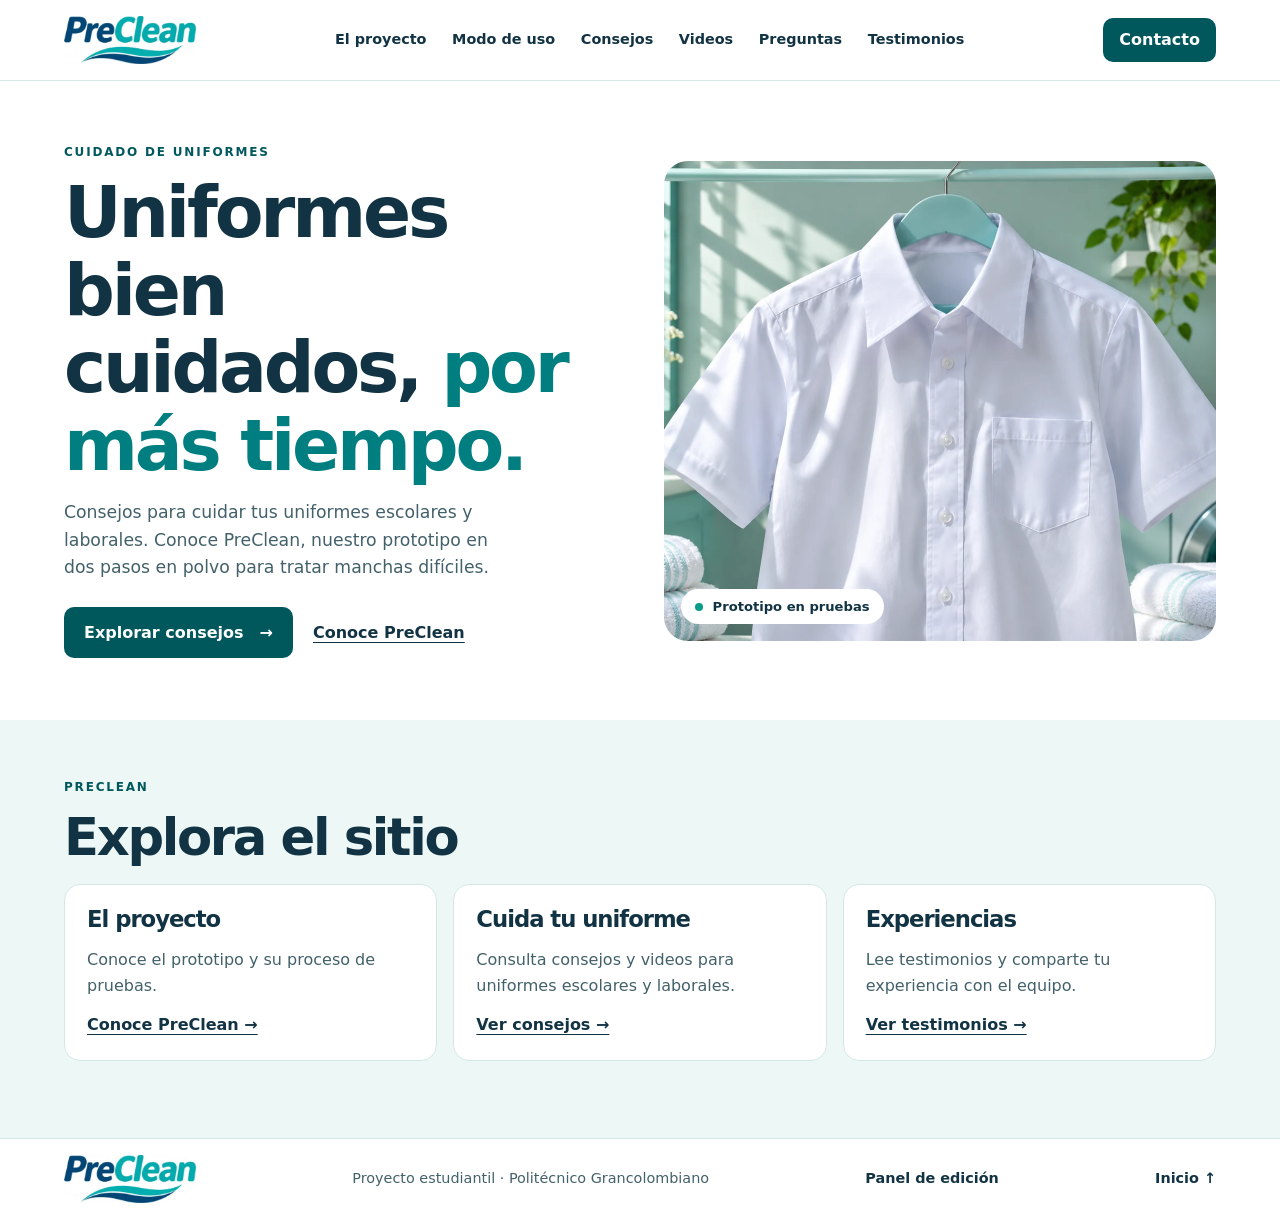
<file: index.html>
<!doctype html>
<html lang="es">
<head>
    <meta charset="utf-8">
    <meta name="viewport" content="width=device-width, initial-scale=1">
    <meta name="description" content="PreClean, un proyecto en desarrollo y un blog para cuidar uniformes escolares y laborales.">
    <title>Cuidado de uniformes | PreClean</title>
    <link rel="stylesheet" href="style.css">
    <script src="site.js" defer></script>
</head>
<body>
    <a class="skip" href="#contenido">Saltar al contenido</a>
    <header>
        <div class="wrap nav">
            <a href="index.html" aria-label="PreClean, inicio"><img class="logo" src="assets/brand.png" alt="PreClean" width="132" height="48"></a>
            <nav aria-label="Principal">
                <a href="proyecto.html">El proyecto</a>
                <a href="uso.html">Modo de uso</a>
                <a href="tips.html">Consejos</a>
                <a href="videos.html">Videos</a>
                <a href="preguntas.html">Preguntas</a>
                <a href="testimonios.html">Testimonios</a>
            </nav>
            <a class="button small" href="contacto.html">Contacto</a>
        </div>
    </header>
    <main id="contenido">
        <section class="hero wrap">

            <div class="hero-copy">
                <p class="eyebrow">CUIDADO DE UNIFORMES</p>

                <h1>
                    Uniformes bien<br>
                    cuidados, <em>por<br class="desktop"> más tiempo.</em>
                </h1>

                <p>
                    Consejos para cuidar tus uniformes escolares y laborales. Conoce PreClean, nuestro prototipo en dos pasos en polvo para tratar manchas difíciles.
                </p>

                <div class="actions">
                    <a class="button" href="tips.html">
                        Explorar consejos <span aria-hidden="true">→</span>
                    </a>

                    <a class="plain" href="proyecto.html">Conoce PreClean</a>
                </div>
            </div>

            <figure class="hero-media">
                <img src="assets/uniforme.webp" alt="Camisa blanca de uniforme y toallas limpias">

                <figcaption>
                    <span class="dot"></span> Prototipo en pruebas
                </figcaption>
            </figure>

        </section>
        <section class="band"><div class="wrap section">
    <p class="eyebrow">PRE­CLEAN</p>
    <h2>Explora el sitio</h2>
    <div class="grid three">
        <article class="card"><h3>El proyecto</h3><p>Conoce el prototipo y su proceso de pruebas.</p><a class="plain" href="proyecto.html">Conoce PreClean →</a></article>
        <article class="card"><h3>Cuida tu uniforme</h3><p>Consulta consejos y videos para uniformes escolares y laborales.</p><a class="plain" href="tips.html">Ver consejos →</a></article>
        <article class="card"><h3>Experiencias</h3><p>Lee testimonios y comparte tu experiencia con el equipo.</p><a class="plain" href="testimonios.html">Ver testimonios →</a></article>
    </div>
</div></section>
    </main>
    <footer>
        <div class="wrap footer">
            <img class="logo" src="assets/brand.png" alt="PreClean" width="132" height="48">
            <span>Proyecto estudiantil · Politécnico Grancolombiano</span>
            <a href="admin.html">Panel de edición</a>
            <a href="index.html">Inicio ↑</a>
        </div>
    </footer>
</body>
</html>
</file>
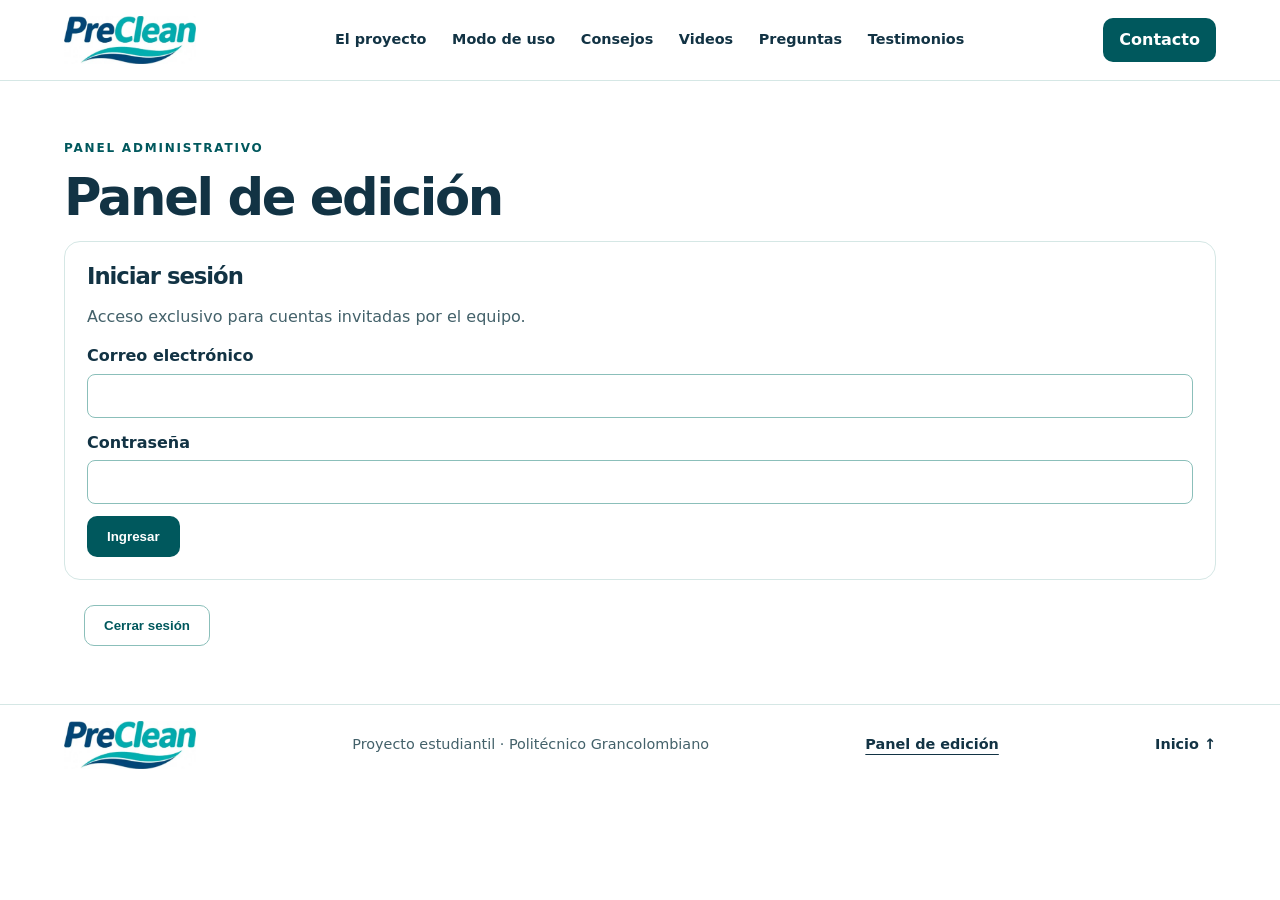
<file: admin.html>
<!doctype html>
<html lang="es">
<head>
    <meta charset="utf-8">
    <meta name="viewport" content="width=device-width, initial-scale=1">
    <meta name="description" content="PreClean, un proyecto en desarrollo y un blog para cuidar uniformes escolares y laborales.">
    <title>Panel de edición | PreClean</title>
    <link rel="stylesheet" href="style.css">
    <script type="module" src="content.js"></script>
    <script src="site.js" defer></script>
</head>
<body>
    <a class="skip" href="#contenido">Saltar al contenido</a>
    <header>
        <div class="wrap nav">
            <a href="index.html" aria-label="PreClean, inicio"><img class="logo" src="assets/brand.png" alt="PreClean" width="132" height="48"></a>
            <nav aria-label="Principal">
                <a href="proyecto.html">El proyecto</a>
                <a href="uso.html">Modo de uso</a>
                <a href="tips.html">Consejos</a>
                <a href="videos.html">Videos</a>
                <a href="preguntas.html">Preguntas</a>
                <a href="testimonios.html">Testimonios</a>
            </nav>
            <a class="button small" href="contacto.html">Contacto</a>
        </div>
    </header>
    <main id="contenido">
        <section class="wrap section">
    <p class="eyebrow">PANEL ADMINISTRATIVO</p>
    <h2>Panel de edición</h2>
    <section id="admin-login" class="card" aria-labelledby="login-title">
        <h3 id="login-title">Iniciar sesión</h3>
        <p>Acceso exclusivo para cuentas invitadas por el equipo.</p>
        <form id="login-form" class="editor-form">
            <label>Correo electrónico <input name="email" type="email" autocomplete="username" required></label>
            <label>Contraseña <input name="password" type="password" autocomplete="current-password" required></label>
            <button class="button">Ingresar</button>
        </form>
    </section>
    <p id="auth-status" role="status"></p>
    <div class="actions"><span id="auth-identity"></span><button class="button secondary" id="logout-button" type="button" hidden>Cerrar sesión</button></div>
    <div id="admin-workspace" hidden>
    <p class="notice">Los cambios del editor quedan pendientes hasta que una administradora los apruebe. Las publicaciones aprobadas se muestran a visitantes.</p>
    <div class="grid two">
        <form id="project-form" class="card editor-form">
            <h3>Editar El proyecto</h3>
            <label>Título <input name="title" required maxlength="100"></label>
            <label>Descripción <textarea name="body" required maxlength="1500" rows="5"></textarea></label>
            <div class="actions"><button class="button">Guardar borrador / publicar</button><button class="button secondary" id="submit-project" type="button" hidden>Enviar para aprobación</button></div>
        </form>
        <form id="testimonial-form" class="card editor-form">
            <h3 id="testimonial-heading">Agregar testimonio</h3>
            <label>Nombre público <input name="author" required maxlength="80"></label>
            <label>Testimonio <textarea name="quote" required maxlength="800" rows="5"></textarea></label>
            <label>Estado <select name="status"><option value="draft">Borrador</option><option value="pending">Enviar para aprobación</option></select></label>
            <div class="actions"><button class="button">Guardar testimonio</button><button class="button secondary" id="cancel-edit" type="button" hidden>Cancelar</button></div>
        </form>
    </div>
    <p id="editor-status" role="status"></p>
    <h3>Testimonios guardados</h3>
    <div id="testimonial-editor-list" class="grid two"></div>
    <h3>Revisión de cambios pendientes</h3>
    <div id="review-queue" class="grid two"></div>
    <h3>Imágenes y videos</h3>
    <form id="media-form" class="card editor-form">
        <label>Sección <select name="content_key"><option value="project">Proyecto</option><option value="videos">Videos</option></select></label>
        <label>Archivo (imagen o video) <input name="file" type="file" accept="image/jpeg,image/png,image/webp,video/mp4,video/webm" required></label>
        <p>Máximo 10 MiB por imagen y 100 MiB por video. Los archivos quedan privados hasta su aprobación.</p>
        <button class="button">Subir como borrador</button>
    </form>
    <p id="media-status" role="status"></p>
    <div id="media-list" class="grid two"></div>
    <section id="user-management" hidden>
        <h3>Usuarios y roles</h3>
        <div id="user-list" class="grid two"></div>
    </section>
    </div>
</section>
    </main>
    <footer>
        <div class="wrap footer">
            <img class="logo" src="assets/brand.png" alt="PreClean" width="132" height="48">
            <span>Proyecto estudiantil · Politécnico Grancolombiano</span>
            <a href="admin.html" aria-current="page">Panel de edición</a>
            <a href="index.html">Inicio ↑</a>
        </div>
    </footer>
</body>
</html>
</file>
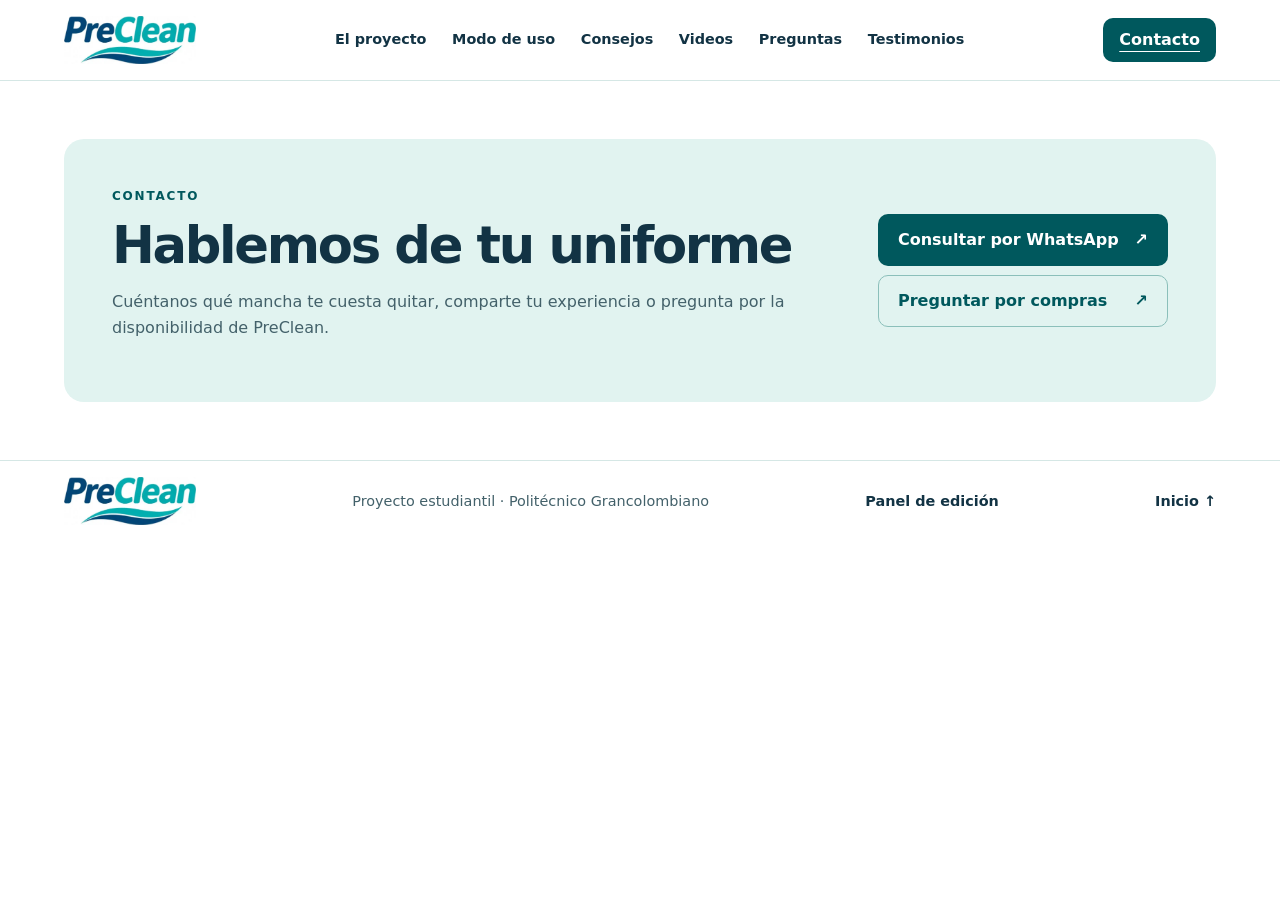
<file: contacto.html>
<!doctype html>
<html lang="es">
<head>
    <meta charset="utf-8">
    <meta name="viewport" content="width=device-width, initial-scale=1">
    <meta name="description" content="PreClean, un proyecto en desarrollo y un blog para cuidar uniformes escolares y laborales.">
    <title>Contacto | PreClean</title>
    <link rel="stylesheet" href="style.css">
    <script src="site.js" defer></script>
</head>
<body>
    <a class="skip" href="#contenido">Saltar al contenido</a>
    <header>
        <div class="wrap nav">
            <a href="index.html" aria-label="PreClean, inicio"><img class="logo" src="assets/brand.png" alt="PreClean" width="132" height="48"></a>
            <nav aria-label="Principal">
                <a href="proyecto.html">El proyecto</a>
                <a href="uso.html">Modo de uso</a>
                <a href="tips.html">Consejos</a>
                <a href="videos.html">Videos</a>
                <a href="preguntas.html">Preguntas</a>
                <a href="testimonios.html">Testimonios</a>
            </nav>
            <a class="button small" href="contacto.html" aria-current="page">Contacto</a>
        </div>
    </header>
    <main id="contenido">
        <section class="wrap section" id="contacto">

            <div class="contact">

                <div>
                    <p class="eyebrow">CONTACTO</p>
                    <h2>Hablemos de tu uniforme</h2>

                    <p>
                        Cuéntanos qué mancha te cuesta quitar, comparte tu experiencia o pregunta por la disponibilidad de PreClean.
                    </p>

                    <p id="contact-status" class="status">
                        El contacto por WhatsApp se habilitará cuando el equipo confirme su enlace.
                    </p>
                </div>

                <div class="contact-actions">

                    <a class="button" id="consulta" role="link" aria-disabled="true">
                        Consultar por WhatsApp <span aria-hidden="true">↗</span>
                    </a>

                    <a class="button secondary" id="compra" role="link" aria-disabled="true">
                        Preguntar por compras <span aria-hidden="true">↗</span>
                    </a>

                </div>

            </div>
        </section>
    </main>
    <footer>
        <div class="wrap footer">
            <img class="logo" src="assets/brand.png" alt="PreClean" width="132" height="48">
            <span>Proyecto estudiantil · Politécnico Grancolombiano</span>
            <a href="admin.html">Panel de edición</a>
            <a href="index.html">Inicio ↑</a>
        </div>
    </footer>
</body>
</html>
</file>
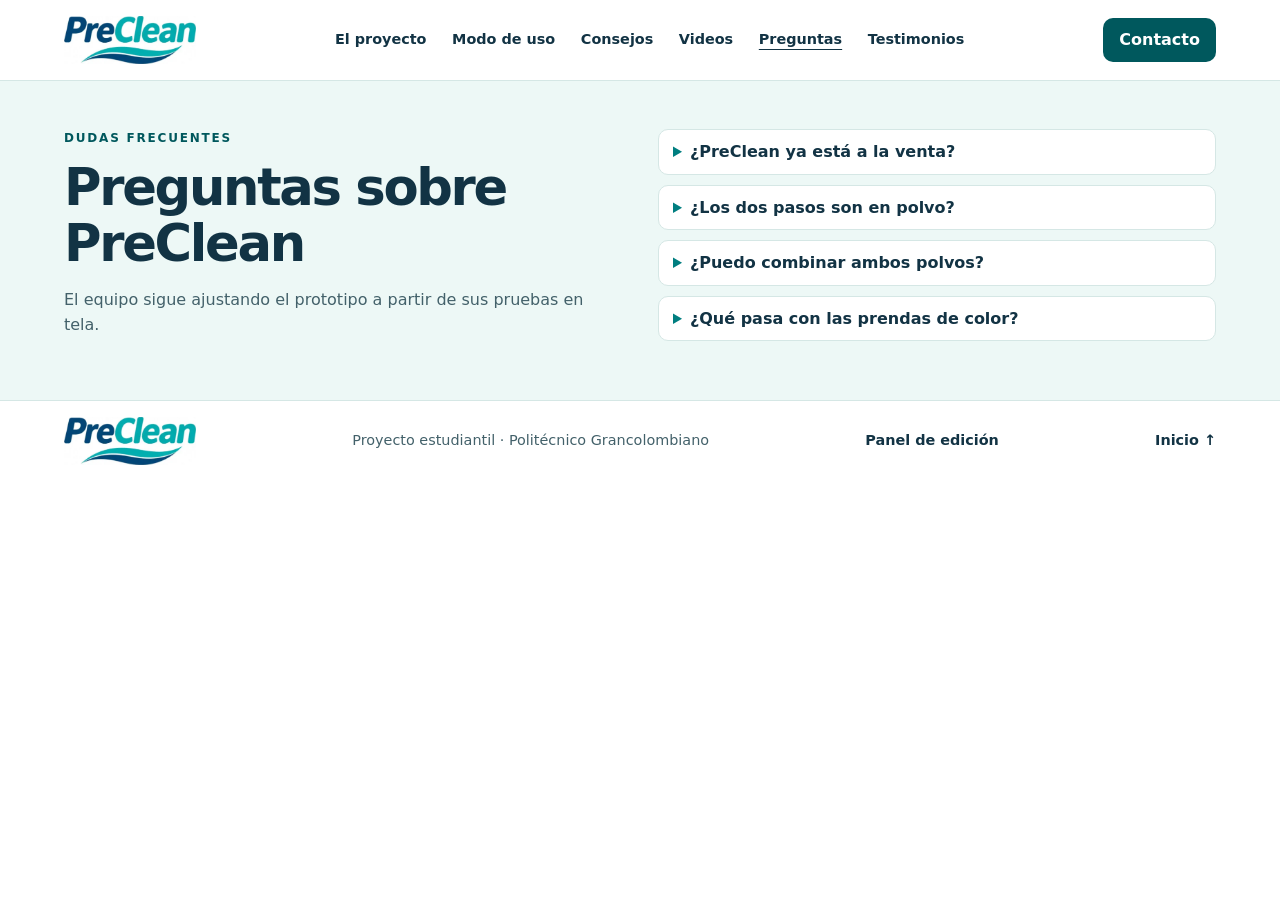
<file: preguntas.html>
<!doctype html>
<html lang="es">
<head>
    <meta charset="utf-8">
    <meta name="viewport" content="width=device-width, initial-scale=1">
    <meta name="description" content="PreClean, un proyecto en desarrollo y un blog para cuidar uniformes escolares y laborales.">
    <title>Preguntas | PreClean</title>
    <link rel="stylesheet" href="style.css">
    <script src="site.js" defer></script>
</head>
<body>
    <a class="skip" href="#contenido">Saltar al contenido</a>
    <header>
        <div class="wrap nav">
            <a href="index.html" aria-label="PreClean, inicio"><img class="logo" src="assets/brand.png" alt="PreClean" width="132" height="48"></a>
            <nav aria-label="Principal">
                <a href="proyecto.html">El proyecto</a>
                <a href="uso.html">Modo de uso</a>
                <a href="tips.html">Consejos</a>
                <a href="videos.html">Videos</a>
                <a href="preguntas.html" aria-current="page">Preguntas</a>
                <a href="testimonios.html">Testimonios</a>
            </nav>
            <a class="button small" href="contacto.html">Contacto</a>
        </div>
    </header>
    <main id="contenido">
        <section class="band" id="preguntas">

            <div class="wrap section split">

                <div>
                    <p class="eyebrow">DUDAS FRECUENTES</p>
                    <h2>Preguntas sobre PreClean</h2>

                    <p>
                        El equipo sigue ajustando el prototipo a partir de sus pruebas en tela.
                    </p>
                </div>

                <div>

                    <details>
                        <summary>¿PreClean ya está a la venta?</summary>

                        <p>
                            Por ahora es un prototipo en pruebas. El equipo podrá informar sobre disponibilidad por WhatsApp.
                        </p>
                    </details>

                    <details>
                        <summary>¿Los dos pasos son en polvo?</summary>

                        <p>
                            Sí. Es la versión que está evaluando el equipo.
                        </p>
                    </details>

                    <details>
                        <summary>¿Puedo combinar ambos polvos?</summary>

                        <p>
                            Usa cada polvo en un baño separado y enjuaga muy bien la prenda entre ambos pasos.
                        </p>
                    </details>

                    <details>
                        <summary>¿Qué pasa con las prendas de color?</summary>

                        <p>
                            El segundo paso puede aclarar el tono. El equipo pide hacer primero una prueba en una zona poco visible.
                        </p>
                    </details>

                </div>

            </div>
        </section>
    </main>
    <footer>
        <div class="wrap footer">
            <img class="logo" src="assets/brand.png" alt="PreClean" width="132" height="48">
            <span>Proyecto estudiantil · Politécnico Grancolombiano</span>
            <a href="admin.html">Panel de edición</a>
            <a href="index.html">Inicio ↑</a>
        </div>
    </footer>
</body>
</html>
</file>
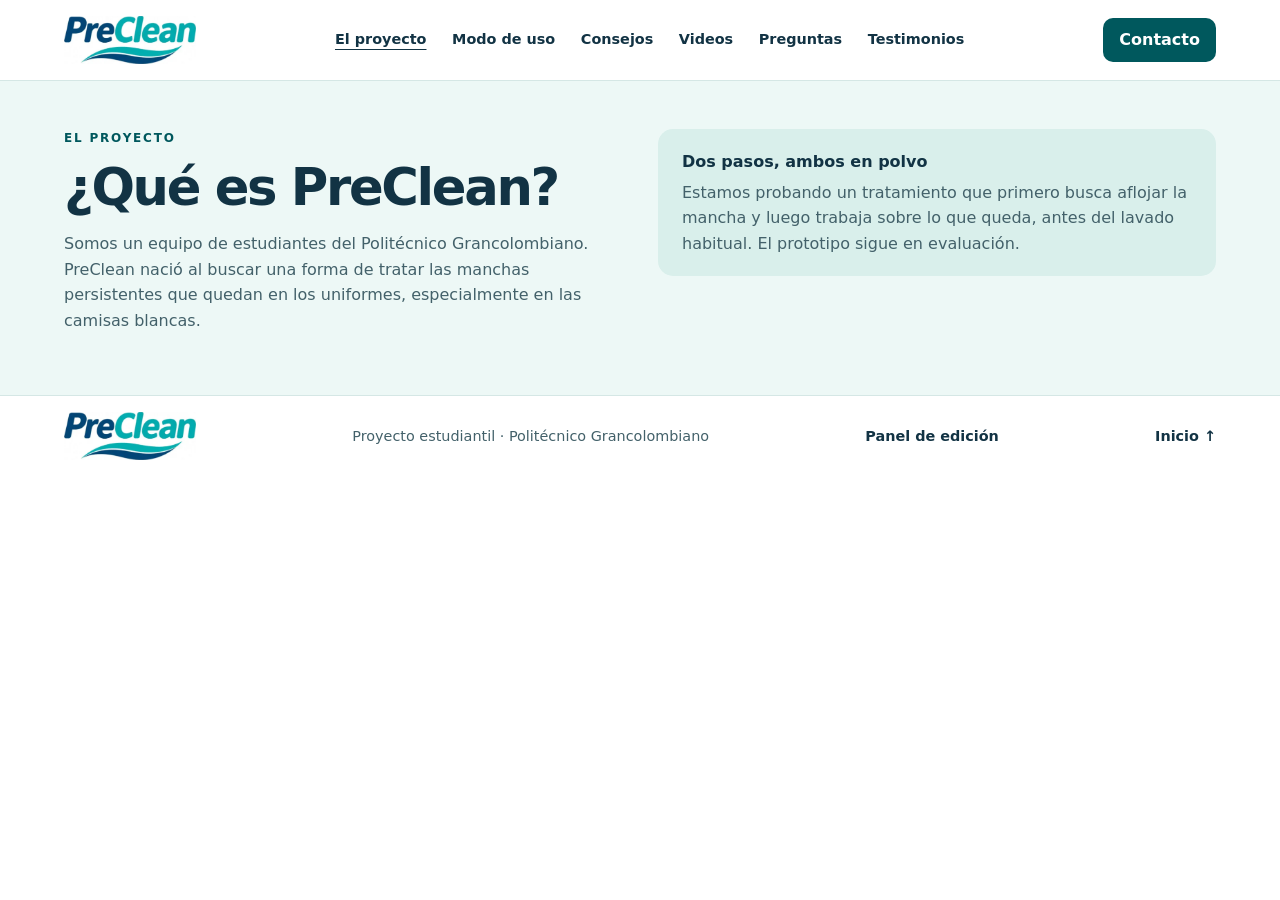
<file: proyecto.html>
<!doctype html>
<html lang="es">
<head>
    <meta charset="utf-8">
    <meta name="viewport" content="width=device-width, initial-scale=1">
    <meta name="description" content="PreClean, un proyecto en desarrollo y un blog para cuidar uniformes escolares y laborales.">
    <title>El proyecto | PreClean</title>
    <link rel="stylesheet" href="style.css">
    <script type="module" src="content.js"></script>
    <script src="site.js" defer></script>
</head>
<body>
    <a class="skip" href="#contenido">Saltar al contenido</a>
    <header>
        <div class="wrap nav">
            <a href="index.html" aria-label="PreClean, inicio"><img class="logo" src="assets/brand.png" alt="PreClean" width="132" height="48"></a>
            <nav aria-label="Principal">
                <a href="proyecto.html" aria-current="page">El proyecto</a>
                <a href="uso.html">Modo de uso</a>
                <a href="tips.html">Consejos</a>
                <a href="videos.html">Videos</a>
                <a href="preguntas.html">Preguntas</a>
                <a href="testimonios.html">Testimonios</a>
            </nav>
            <a class="button small" href="contacto.html">Contacto</a>
        </div>
    </header>
    <main id="contenido">
        <section class="band" id="proyecto">

            <div class="wrap split">

                <div>
                    <p class="eyebrow">EL PROYECTO</p>
                    <h2 data-project="title">¿Qué es PreClean?</h2>

                    <p data-project="body">
                        Somos un equipo de estudiantes del Politécnico Grancolombiano. PreClean nació al buscar una forma de tratar las manchas persistentes que quedan en los uniformes, especialmente en las camisas blancas.
                    </p>
                </div>

                <div class="project-note">
                    <strong>Dos pasos, ambos en polvo</strong>

                    <p>
                        Estamos probando un tratamiento que primero busca aflojar la mancha y luego trabaja sobre lo que queda, antes del lavado habitual. El prototipo sigue en evaluación.
                    </p>
                </div>

            </div>
        </section>
    </main>
    <footer>
        <div class="wrap footer">
            <img class="logo" src="assets/brand.png" alt="PreClean" width="132" height="48">
            <span>Proyecto estudiantil · Politécnico Grancolombiano</span>
            <a href="admin.html">Panel de edición</a>
            <a href="index.html">Inicio ↑</a>
        </div>
    </footer>
</body>
</html>
</file>
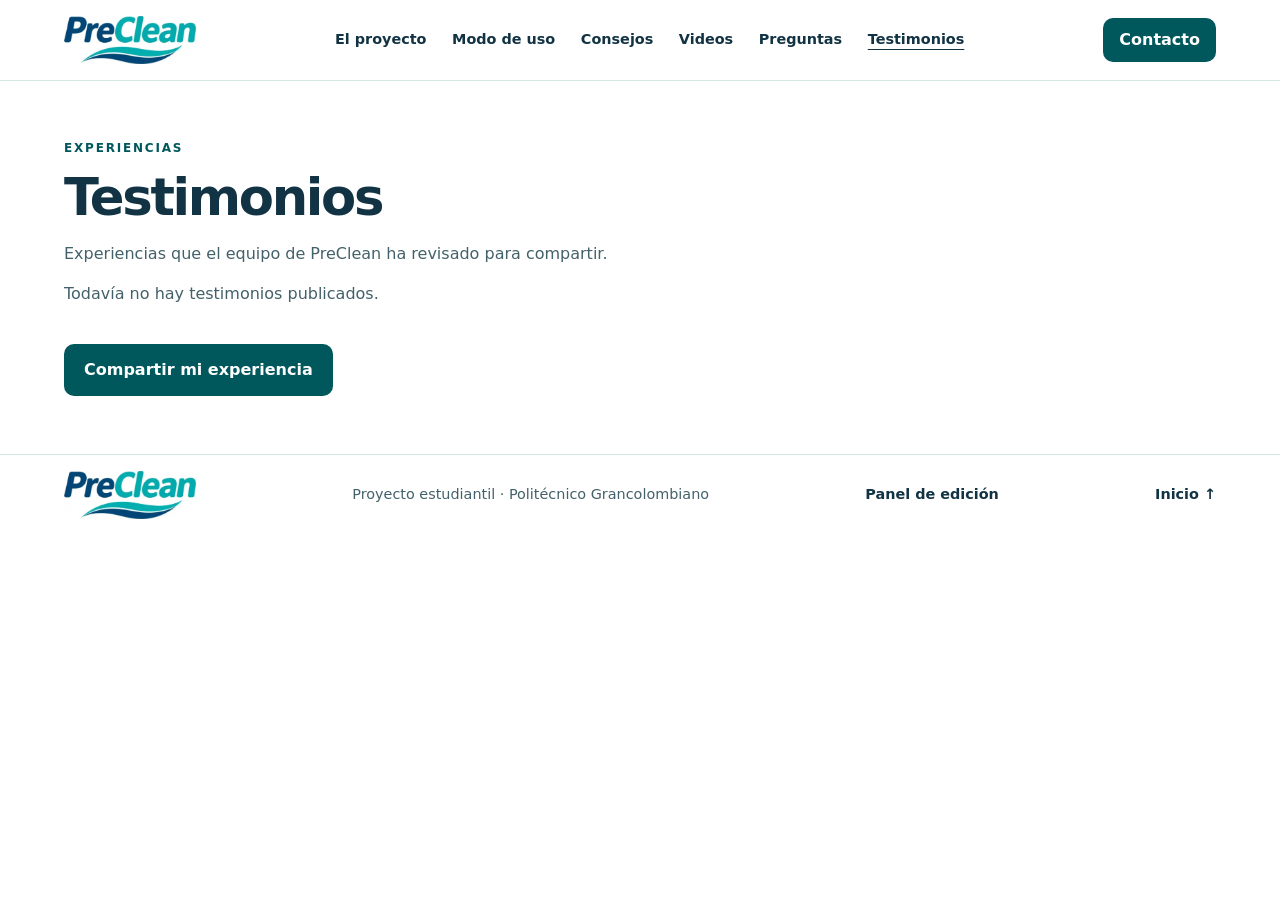
<file: testimonios.html>
<!doctype html>
<html lang="es">
<head>
    <meta charset="utf-8">
    <meta name="viewport" content="width=device-width, initial-scale=1">
    <meta name="description" content="PreClean, un proyecto en desarrollo y un blog para cuidar uniformes escolares y laborales.">
    <title>Testimonios | PreClean</title>
    <link rel="stylesheet" href="style.css">
    <script type="module" src="content.js"></script>
    <script src="site.js" defer></script>
</head>
<body>
    <a class="skip" href="#contenido">Saltar al contenido</a>
    <header>
        <div class="wrap nav">
            <a href="index.html" aria-label="PreClean, inicio"><img class="logo" src="assets/brand.png" alt="PreClean" width="132" height="48"></a>
            <nav aria-label="Principal">
                <a href="proyecto.html">El proyecto</a>
                <a href="uso.html">Modo de uso</a>
                <a href="tips.html">Consejos</a>
                <a href="videos.html">Videos</a>
                <a href="preguntas.html">Preguntas</a>
                <a href="testimonios.html" aria-current="page">Testimonios</a>
            </nav>
            <a class="button small" href="contacto.html">Contacto</a>
        </div>
    </header>
    <main id="contenido">
        <section class="wrap section">
    <p class="eyebrow">EXPERIENCIAS</p>
    <h2>Testimonios</h2>
    <p>Experiencias que el equipo de PreClean ha revisado para compartir.</p>
    <p id="testimonial-empty">Todavía no hay testimonios publicados.</p>
    <div id="testimonials" class="grid three"></div>
    <a class="button" href="contacto.html">Compartir mi experiencia</a>
</section>
    </main>
    <footer>
        <div class="wrap footer">
            <img class="logo" src="assets/brand.png" alt="PreClean" width="132" height="48">
            <span>Proyecto estudiantil · Politécnico Grancolombiano</span>
            <a href="admin.html">Panel de edición</a>
            <a href="index.html">Inicio ↑</a>
        </div>
    </footer>
</body>
</html>
</file>
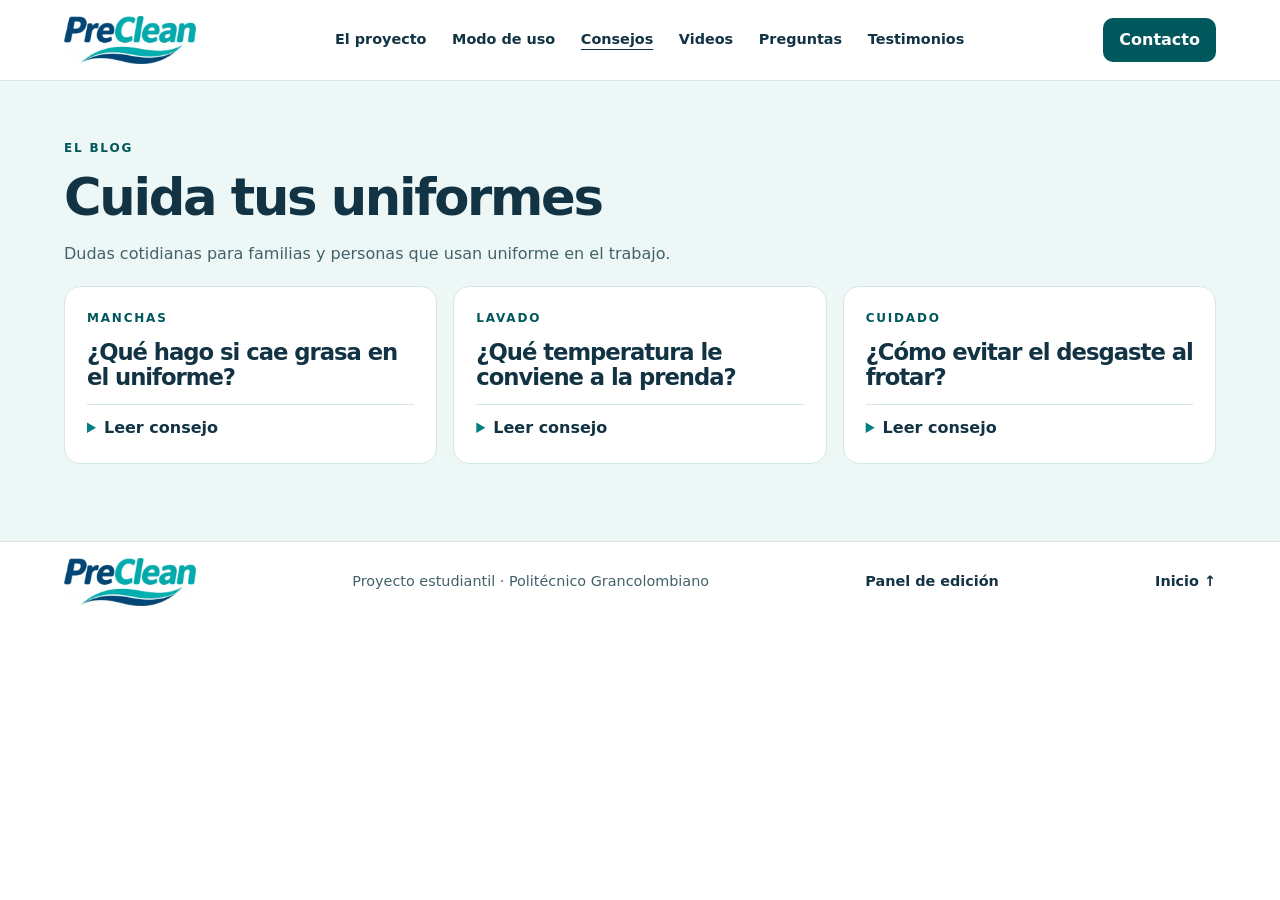
<file: tips.html>
<!doctype html>
<html lang="es">
<head>
    <meta charset="utf-8">
    <meta name="viewport" content="width=device-width, initial-scale=1">
    <meta name="description" content="PreClean, un proyecto en desarrollo y un blog para cuidar uniformes escolares y laborales.">
    <title>Consejos | PreClean</title>
    <link rel="stylesheet" href="style.css">
    <script src="site.js" defer></script>
</head>
<body>
    <a class="skip" href="#contenido">Saltar al contenido</a>
    <header>
        <div class="wrap nav">
            <a href="index.html" aria-label="PreClean, inicio"><img class="logo" src="assets/brand.png" alt="PreClean" width="132" height="48"></a>
            <nav aria-label="Principal">
                <a href="proyecto.html">El proyecto</a>
                <a href="uso.html">Modo de uso</a>
                <a href="tips.html" aria-current="page">Consejos</a>
                <a href="videos.html">Videos</a>
                <a href="preguntas.html">Preguntas</a>
                <a href="testimonios.html">Testimonios</a>
            </nav>
            <a class="button small" href="contacto.html">Contacto</a>
        </div>
    </header>
    <main id="contenido">
        <section class="band" id="tips">

            <div class="wrap section">

                <p class="eyebrow">EL BLOG</p>
                <h2>Cuida tus uniformes</h2>

                <p class="intro">
                    Dudas cotidianas para familias y personas que usan uniforme en el trabajo.
                </p>

                <div class="grid three">

                    <article class="card">

                        <p class="tag">MANCHAS</p>

                        <h3>¿Qué hago si cae grasa en el uniforme?</h3>

                        <details>
                            <summary>Leer consejo</summary>

                            <p>
                                Retira el exceso con papel absorbente, sin extenderlo. Antes de aplicar un tratamiento, revisa la etiqueta y pruébalo en una zona poco visible.
                            </p>
                        </details>

                    </article>

                    <article class="card">

                        <p class="tag">LAVADO</p>

                        <h3>¿Qué temperatura le conviene a la prenda?</h3>

                        <details>
                            <summary>Leer consejo</summary>

                            <p>
                                Consulta la etiqueta de cuidado de tu uniforme. El símbolo de lavado indica la temperatura que admite la prenda. Revisa también las indicaciones de blanqueado antes de usar cloro.
                            </p>
                        </details>

                    </article>

                    <article class="card">

                        <p class="tag">CUIDADO</p>

                        <h3>¿Cómo evitar el desgaste al frotar?</h3>

                        <details>
                            <summary>Leer consejo</summary>

                            <p>
                                Si la tela admite cepillado, usa cerdas suaves y haz pasadas ligeras en un solo sentido. Revisa la tela a medida que avanzas, especialmente en puños y cuellos.
                            </p>
                        </details>

                    </article>

                </div>
            </div>
        </section>
    </main>
    <footer>
        <div class="wrap footer">
            <img class="logo" src="assets/brand.png" alt="PreClean" width="132" height="48">
            <span>Proyecto estudiantil · Politécnico Grancolombiano</span>
            <a href="admin.html">Panel de edición</a>
            <a href="index.html">Inicio ↑</a>
        </div>
    </footer>
</body>
</html>
</file>
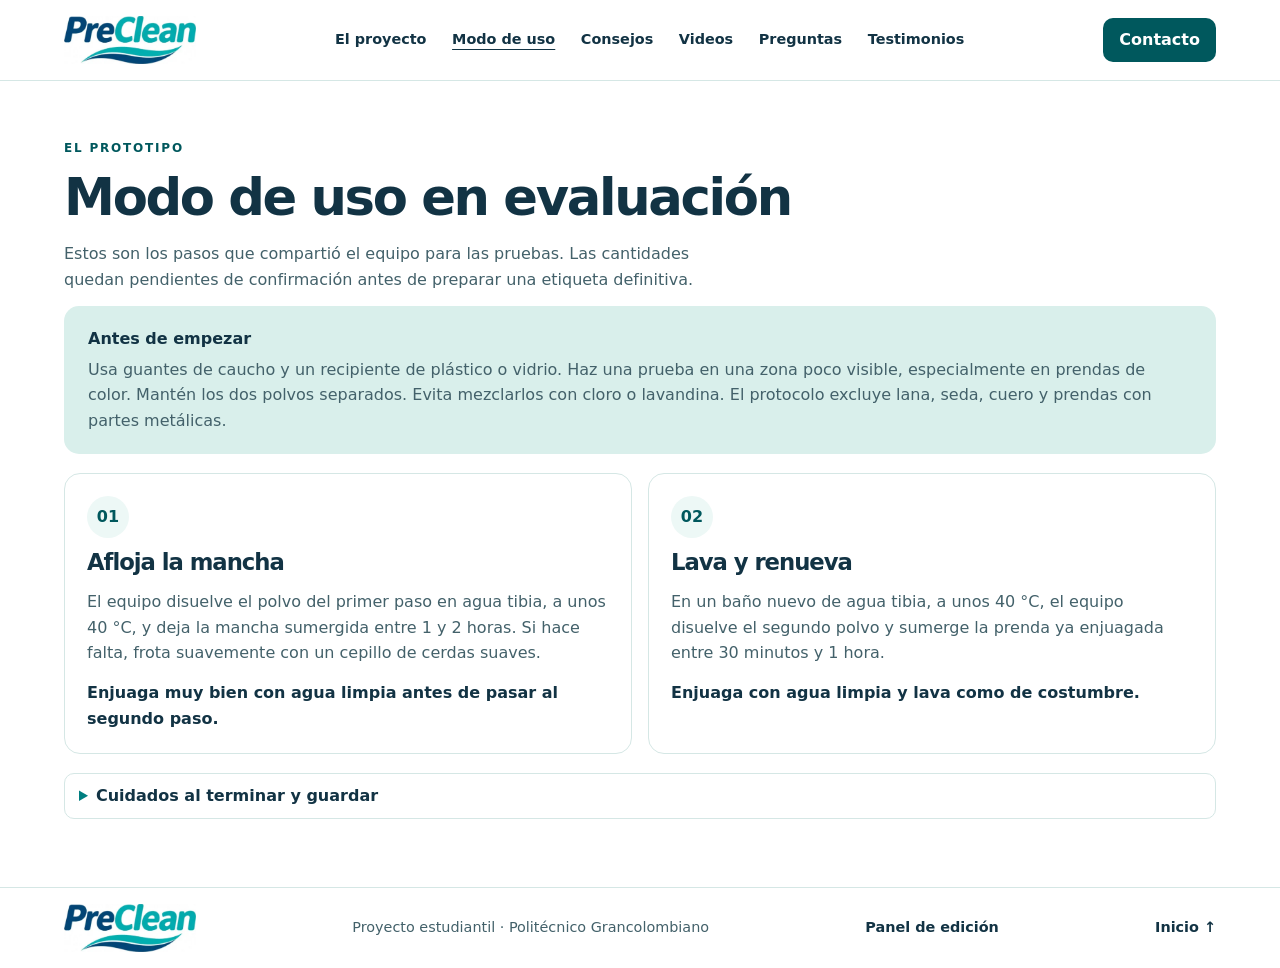
<file: uso.html>
<!doctype html>
<html lang="es">
<head>
    <meta charset="utf-8">
    <meta name="viewport" content="width=device-width, initial-scale=1">
    <meta name="description" content="PreClean, un proyecto en desarrollo y un blog para cuidar uniformes escolares y laborales.">
    <title>Modo de uso | PreClean</title>
    <link rel="stylesheet" href="style.css">
    <script src="site.js" defer></script>
</head>
<body>
    <a class="skip" href="#contenido">Saltar al contenido</a>
    <header>
        <div class="wrap nav">
            <a href="index.html" aria-label="PreClean, inicio"><img class="logo" src="assets/brand.png" alt="PreClean" width="132" height="48"></a>
            <nav aria-label="Principal">
                <a href="proyecto.html">El proyecto</a>
                <a href="uso.html" aria-current="page">Modo de uso</a>
                <a href="tips.html">Consejos</a>
                <a href="videos.html">Videos</a>
                <a href="preguntas.html">Preguntas</a>
                <a href="testimonios.html">Testimonios</a>
            </nav>
            <a class="button small" href="contacto.html">Contacto</a>
        </div>
    </header>
    <main id="contenido">
        <section class="wrap section" id="uso">

            <p class="eyebrow">EL PROTOTIPO</p>
            <h2>Modo de uso en evaluación</h2>

            <p class="intro">
                Estos son los pasos que compartió el equipo para las pruebas. Las cantidades quedan pendientes de confirmación antes de preparar una etiqueta definitiva.
            </p>

            <div class="notice">

                <strong>Antes de empezar</strong>

                <p>
                    Usa guantes de caucho y un recipiente de plástico o vidrio. Haz una prueba en una zona poco visible, especialmente en prendas de color. Mantén los dos polvos separados. Evita mezclarlos con cloro o lavandina. El protocolo excluye lana, seda, cuero y prendas con partes metálicas.
                </p>

            </div>

            <div class="grid two">

                <article class="card">

                    <span class="num">01</span>

                    <h3>Afloja la mancha</h3>

                    <p>
                        El equipo disuelve el polvo del primer paso en agua tibia, a unos 40 °C, y deja la mancha sumergida entre 1 y 2 horas. Si hace falta, frota suavemente con un cepillo de cerdas suaves.
                    </p>

                    <strong>
                        Enjuaga muy bien con agua limpia antes de pasar al segundo paso.
                    </strong>

                </article>

                <article class="card">

                    <span class="num">02</span>

                    <h3>Lava y renueva</h3>

                    <p>
                        En un baño nuevo de agua tibia, a unos 40 °C, el equipo disuelve el segundo polvo y sumerge la prenda ya enjuagada entre 30 minutos y 1 hora.
                    </p>

                    <strong>
                        Enjuaga con agua limpia y lava como de costumbre.
                    </strong>

                </article>

            </div>

            <details>
                <summary>Cuidados al terminar y guardar</summary>

                <p>
                    Revisa la mancha antes de usar la secadora o la plancha. Seca la prenda a la sombra. Guarda los tarros cerrados en un lugar seco, fuera del alcance de niños y mascotas. Si necesitas frotar, hazlo suavemente y en un solo sentido.
                </p>
            </details>

        </section>
    </main>
    <footer>
        <div class="wrap footer">
            <img class="logo" src="assets/brand.png" alt="PreClean" width="132" height="48">
            <span>Proyecto estudiantil · Politécnico Grancolombiano</span>
            <a href="admin.html">Panel de edición</a>
            <a href="index.html">Inicio ↑</a>
        </div>
    </footer>
</body>
</html>
</file>
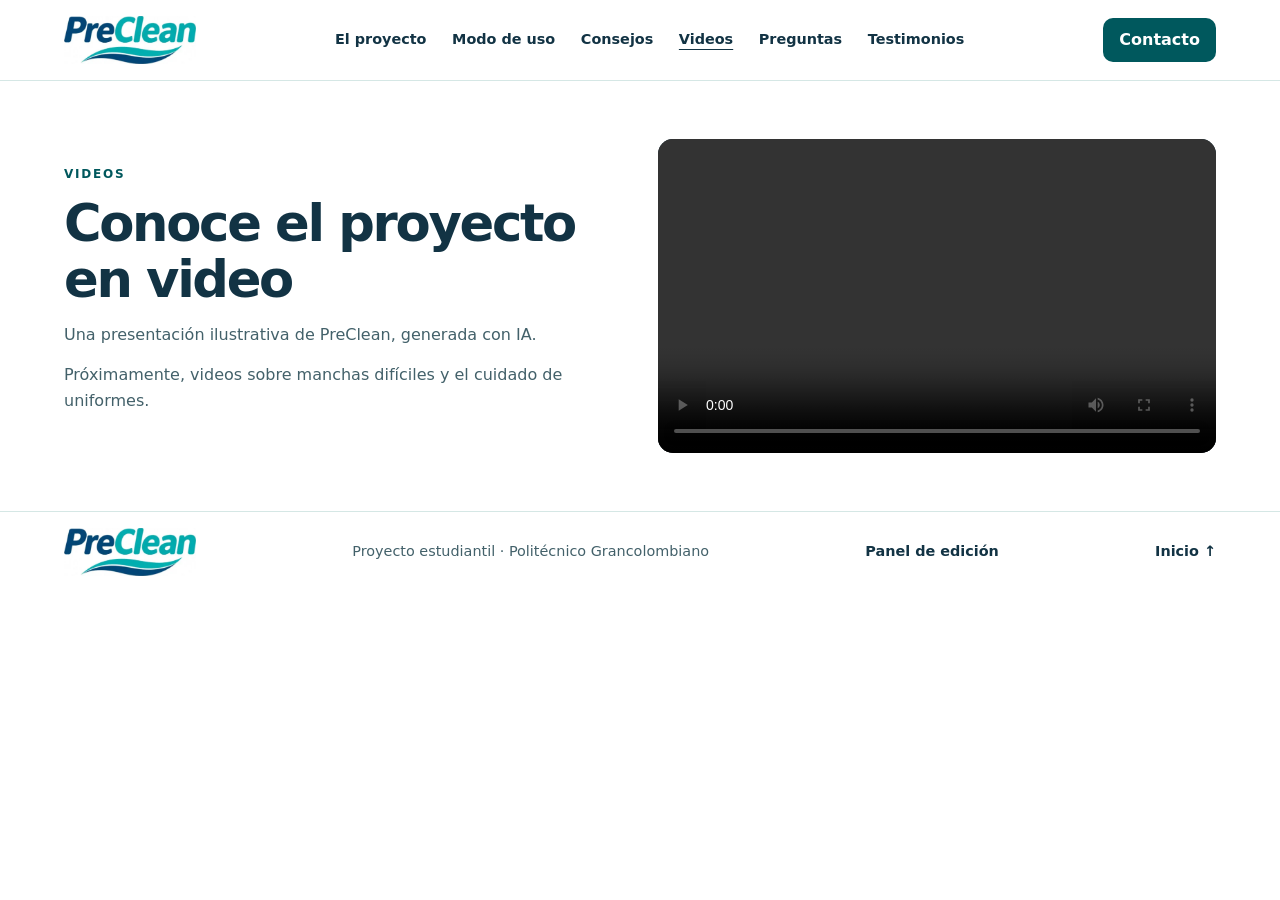
<file: videos.html>
<!doctype html>
<html lang="es">
<head>
    <meta charset="utf-8">
    <meta name="viewport" content="width=device-width, initial-scale=1">
    <meta name="description" content="PreClean, un proyecto en desarrollo y un blog para cuidar uniformes escolares y laborales.">
    <title>Videos | PreClean</title>
    <link rel="stylesheet" href="style.css">
    <script type="module" src="content.js"></script>
    <script src="site.js" defer></script>
</head>
<body>
    <a class="skip" href="#contenido">Saltar al contenido</a>
    <header>
        <div class="wrap nav">
            <a href="index.html" aria-label="PreClean, inicio"><img class="logo" src="assets/brand.png" alt="PreClean" width="132" height="48"></a>
            <nav aria-label="Principal">
                <a href="proyecto.html">El proyecto</a>
                <a href="uso.html">Modo de uso</a>
                <a href="tips.html">Consejos</a>
                <a href="videos.html" aria-current="page">Videos</a>
                <a href="preguntas.html">Preguntas</a>
                <a href="testimonios.html">Testimonios</a>
            </nav>
            <a class="button small" href="contacto.html">Contacto</a>
        </div>
    </header>
    <main id="contenido">
        <section class="wrap section" id="videos">

            <div class="split video-layout">

                <div>
                    <p class="eyebrow">VIDEOS</p>
                    <h2>Conoce el proyecto en video</h2>

                    <p>
                        Una presentación ilustrativa de PreClean, generada con IA.
                    </p>

                    <p>
                        Próximamente, videos sobre manchas difíciles y el cuidado de uniformes.
                    </p>
                </div>

                <video controls playsinline preload="metadata" aria-label="Video ilustrativo de PreClean">

                    <source src="assets/preclean.mp4" type="video/mp4">

                    <a href="assets/preclean.mp4">Abrir video de PreClean</a>

                </video>

            </div>
        </section>
    </main>
    <footer>
        <div class="wrap footer">
            <img class="logo" src="assets/brand.png" alt="PreClean" width="132" height="48">
            <span>Proyecto estudiantil · Politécnico Grancolombiano</span>
            <a href="admin.html">Panel de edición</a>
            <a href="index.html">Inicio ↑</a>
        </div>
    </footer>
</body>
</html>
</file>
<file: style.css>
:root{--ink:#123344;--muted:#43616a;--teal:#007e80;--deep:#00585d;--line:#d5e7e5;--pale:#edf8f6;--white:#fff}*{box-sizing:border-box}html{scroll-behavior:smooth}body{margin:0;color:var(--ink);font-family:"DM Sans",system-ui,sans-serif;line-height:1.6}a{color:inherit}img,video{display:block;max-width:100%}.wrap{width:min(1152px,calc(100% - 48px));margin-inline:auto}header{border-bottom:1px solid var(--line);background:#fff}.nav,.footer{display:flex;align-items:center;justify-content:space-between;gap:22px;min-height:80px}.logo{object-fit:contain}.nav nav{display:flex;gap:clamp(10px,2vw,26px);flex-wrap:wrap}.nav nav a,.footer a{font-size:.9rem;text-decoration:none;font-weight:650}.nav nav a:hover,.plain:hover,.footer a:hover{color:var(--teal)}.button{display:inline-flex;align-items:center;justify-content:space-between;gap:16px;text-decoration:none;background:var(--deep);color:#fff;border:1px solid transparent;border-radius:10px;padding:12px 19px;font-weight:700;white-space:normal}.button:hover{background:var(--teal)}.small{padding:8px 15px}.secondary{background:transparent;color:var(--deep);border-color:#8bbfba}.secondary:hover{background:#d5efeb}.hero{display:grid;grid-template-columns:1fr 1fr;align-items:center;gap:48px;padding-block:62px}.eyebrow,.tag{font-size:.75rem;font-weight:800;letter-spacing:.15em;color:var(--deep);margin:0 0 12px}h1,h2,h3{line-height:1.09;letter-spacing:-.045em;margin:0 0 15px}h1{font-size:clamp(2.7rem,5.55vw,5.1rem);font-weight:800}h1 em{font-style:normal;color:var(--teal)}h2{font-size:clamp(2rem,4vw,3.2rem)}h3{font-size:1.42rem}p{margin:0 0 14px;color:var(--muted)}.hero-copy>p:not(.eyebrow){max-width:440px;font-size:1.08rem}.actions{display:flex;gap:20px;align-items:center;flex-wrap:wrap;margin-top:25px}.plain{font-weight:700;text-underline-offset:4px}.hero-media{position:relative;margin:0;min-width:0}.hero-media img{width:100%;height:clamp(300px,41vw,480px);object-fit:cover;border-radius:24px;background:#e4f3ef}.hero-media figcaption{position:absolute;bottom:17px;left:17px;background:#fff;border-radius:30px;padding:7px 14px;font-size:.82rem;font-weight:700}.dot{display:inline-block;width:8px;height:8px;border-radius:50%;background:#079c85;margin-right:5px}.band{background:var(--pale)}.split{display:grid;grid-template-columns:1fr 1fr;gap:36px;align-items:start}.band>.split{padding-block:48px}.project-note,.notice{background:#d9efeb;padding:20px 24px;border-radius:15px}.project-note p,.notice p{margin:5px 0 0}.section{padding-block:58px}.intro{max-width:680px}.grid{display:grid;gap:16px;margin:19px 0}.two{grid-template-columns:repeat(2,1fr)}.three{grid-template-columns:repeat(3,1fr)}.card{background:#fff;border:1px solid var(--line);border-radius:16px;padding:22px}.num{display:inline-grid;place-items:center;background:var(--pale);color:var(--deep);font-weight:800;width:42px;height:42px;border-radius:50%;margin-bottom:12px}details{border:1px solid var(--line);background:#fff;border-radius:10px;margin-bottom:10px;padding:9px 14px}details p{margin:10px 0 4px}summary{cursor:pointer;font-weight:700}summary::marker{color:var(--teal)}.card details{border:0;border-top:1px solid var(--line);border-radius:0;padding:10px 0 0;margin:10px 0 0}.video-layout{align-items:center}video{width:100%;aspect-ratio:16/9;background:#102e39;border-radius:15px}.contact{background:#e1f3f0;border-radius:20px;padding:clamp(20px,5vw,48px);display:flex;justify-content:space-between;align-items:center;gap:24px}.contact-actions{display:grid;gap:9px;flex-shrink:0}.status{font-size:.88rem;margin-bottom:0}.button[aria-disabled=true]{opacity:.65;cursor:default}.button[aria-disabled=true]:hover{background:var(--deep)}.secondary[aria-disabled=true]:hover{background:transparent}footer{border-top:1px solid var(--line)}.footer span{color:var(--muted);font-size:.9rem}.skip{position:absolute;transform:translateY(-150%);background:#fff;padding:8px;z-index:1}.skip:focus{transform:none}:focus-visible{outline:3px solid #078a7e;outline-offset:3px}section[id]{scroll-margin-top:12px}@media(max-width:800px){.nav{flex-wrap:wrap;padding-block:12px;gap:10px}.nav nav{order:3;width:100%;gap:8px 14px}.hero{gap:22px;padding-block:34px}.desktop{display:none}.three{grid-template-columns:1fr}.contact{align-items:flex-start;flex-direction:column}}@media(max-width:600px){.wrap{width:calc(100% - 32px)}.hero,.split,.two{grid-template-columns:1fr}.hero-media img{height:290px}.hero,.section,.band>.split{padding-block:34px}.split{gap:16px}.footer{flex-wrap:wrap;padding-block:12px}.contact-actions{width:100%}}@media(prefers-reduced-motion:reduce){html{scroll-behavior:auto}}

.nav a[aria-current="page"], .footer a[aria-current="page"] { text-decoration: underline; text-underline-offset: .35em; }
.editor-form { display: grid; align-content: start; gap: 12px; }
.editor-form label { display: grid; gap: 5px; font-weight: 650; }
.editor-form input, .editor-form textarea, .editor-form select { font: inherit; width: 100%; padding: 8px 10px; color: var(--ink); background: white; border: 1px solid #8bbfba; border-radius: 8px; }
.editor-form .button { width: fit-content; cursor: pointer; }
.editor-form .actions { margin: 0; }
.editor-form [hidden] { display: none; }
.testimonial-quote { white-space: pre-wrap; overflow-wrap: anywhere; }
</file>
